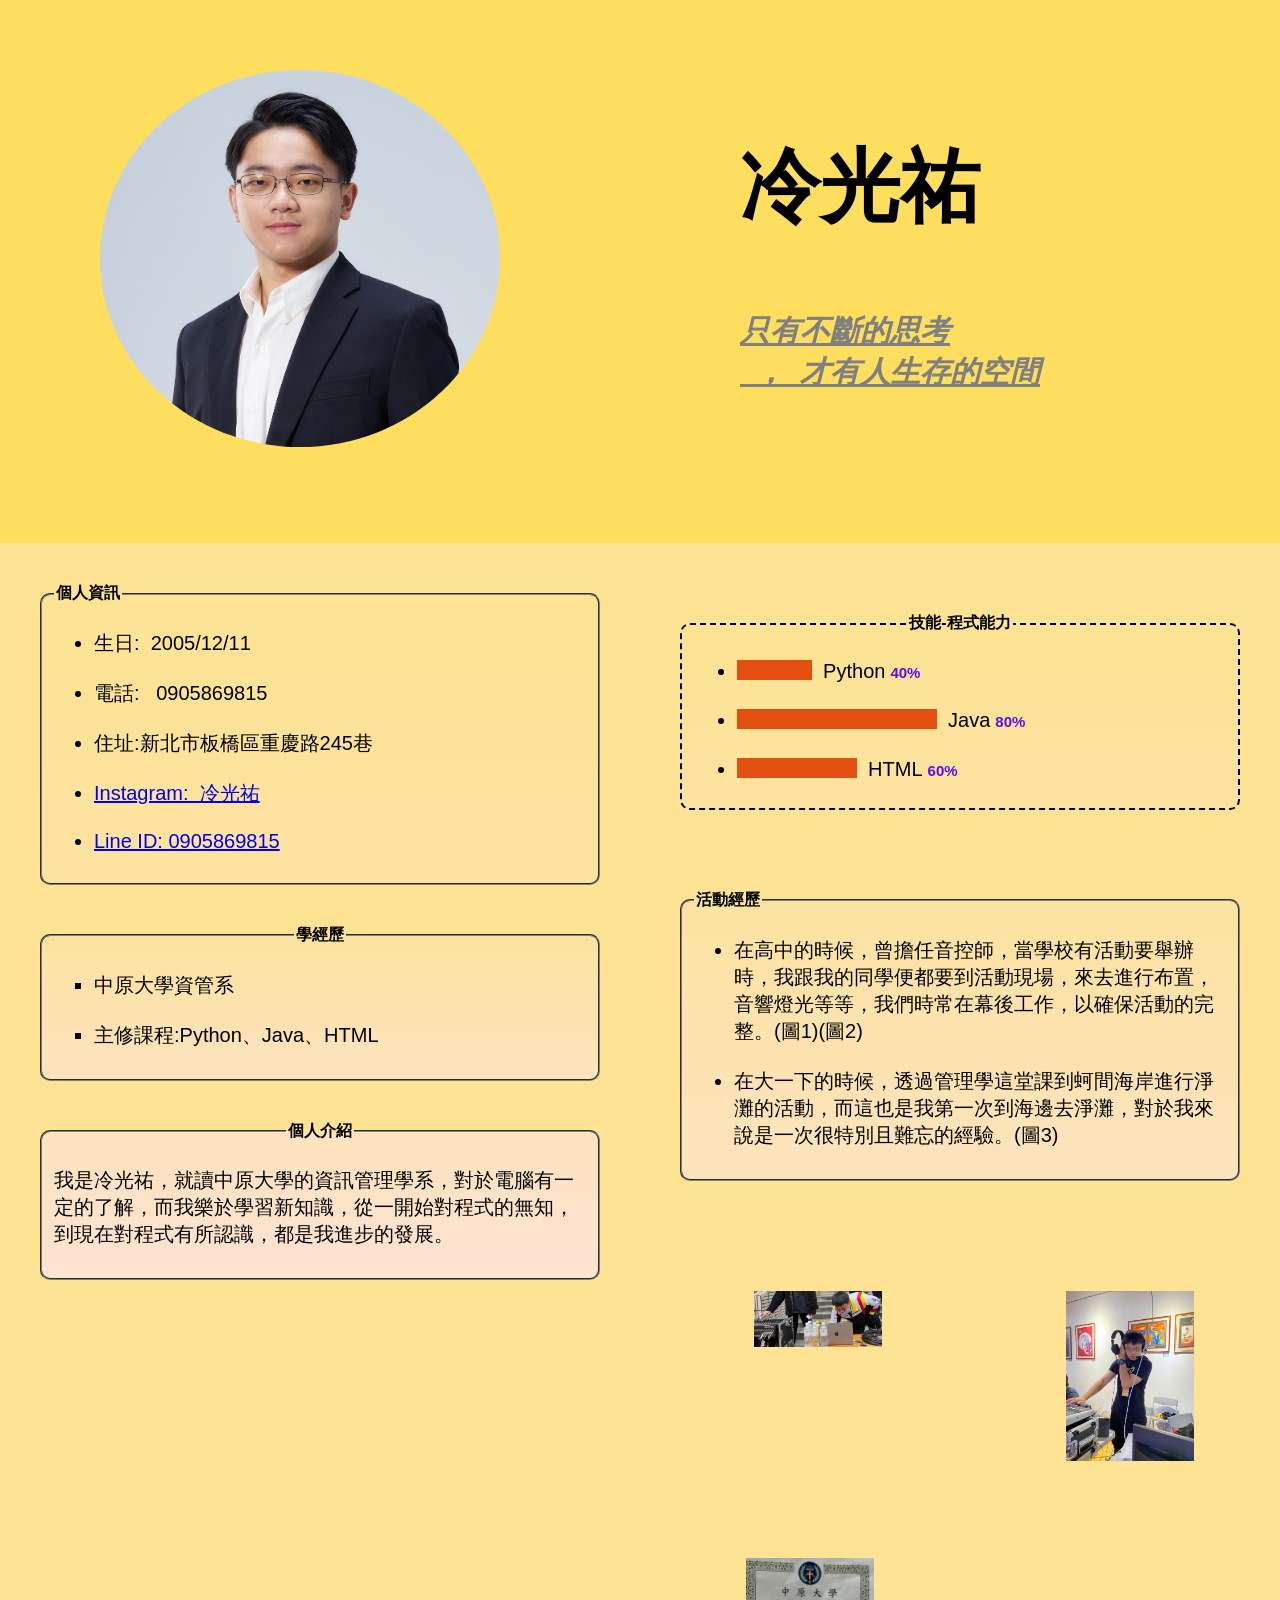
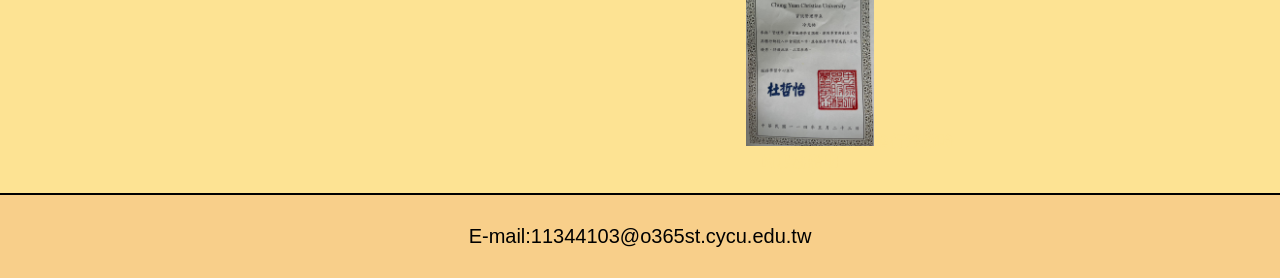
<file: index.html>
<!DOCTYPE html>
<html lang="en">
<head>
    <meta charset="UTF-8">
    <meta name="viewport" content="width=device-width, initial-scale=1.0">
    <title>Document</title>
    <link rel="stylesheet" href="style.css">
</head>
<body>
    <main>
        <header class="ah">
            <h1>冷光祐</h1>
            <h6>只有不斷的思考<br>
            &nbsp;&nbsp;，&nbsp;&nbsp;才有人生存的空間</h6>  
        </header>
        <aside class="ah">
            <img src="image/IMG_4672.JPG" alt="photo" style="border-radius: 50%;">
        </aside>
        <section class="b">
            <fieldset class="c" style="border-radius: 10px;">
                <legend class="inform">個人資訊</legend>
                <ul>
                    <li>生日:&nbsp;&nbsp;2005/12/11</li><br>
                    <li>電話:&nbsp;&nbsp;&nbsp;0905869815</li><br>
                    <li>住址:新北市板橋區重慶路245巷</li><br>
                    <li>
                        <a href="https://www.instagram.com/leng.88888888?igsh=MW85cjVnYjF3ejI0cQ%3D%3D&utm_source=qr">Instagram: &nbsp;冷光祐</a>
                    </li><br>
                    <li>
                        <a href="https://line.me/ti/p/PvZqamAMJW">Line&nbsp;ID:&nbsp;0905869815</a> 
                    </li>
                </ul>
            </fieldset>
            <fieldset class="o" style="border-radius: 10px;">
                <legend>學經歷</legend>
                <ul class="a">
                    <li>中原大學資管系</li><br>
                    <li>主修課程:Python、Java、HTML</li>
                </ul>
            </fieldset>

            <fieldset  class="l" style="border-radius: 10px;">
                <legend>個人介紹</legend>
                <p>
                    我是冷光祐，就讀中原大學的資訊管理學系，對於電腦有一定的了解，而我樂於學習新知識，從一開始對程式的無知，到現在對程式有所認識，都是我進步的發展。
                </p>
            </fieldset>
        </section>
        <article>
            <fieldset class="border c" style="border-radius: 10px;">
                <legend>技能-程式能力</legend>
                <ul>
                    <li class="z py">&nbsp;&nbsp;Python</li><br>
                    <li class="z java">&nbsp;&nbsp;Java</li><br>
                    <li class="z html">&nbsp;&nbsp;HTML</li>
                </ul>
            </fieldset>
        </article>
        <section>
            <fieldset class="o" style="border-radius: 10px;">
                <legend class="inform">活動經歷</legend>
                <ul>
                    <li>在高中的時候，曾擔任音控師，當學校有活動要舉辦時，我跟我的同學便都要到活動現場，來去進行布置，音響燈光等等，我們時常在幕後工作，以確保活動的完整。(圖1)(圖2)</li><br>
                    <li>在大一下的時候，透過管理學這堂課到蚵間海岸進行淨灘的活動，而這也是我第一次到海邊去淨灘，對於我來說是一次很特別且難忘的經驗。(圖3)</li>
                </ul>

            </fieldset>
        </section>
        <aside class="m">
            <div><img src="image/IMG_0040.PNG" alt="photo1">在聖誕活動，負責調音量</div>
            <div><img src="image/IMG_4009.JPG" alt="photo2">校慶時，在幕後進行測音</div>
            <div><img src="image/S__160768045.jpg" alt="photo3">進行淨灘時的服務證明</div>
        </aside>
    </main>
    <footer>
        <p>E-mail:11344103@o365st.cycu.edu.tw</p>
    </footer>
</body>
</html>
</file>
<file: style.css>
*{
  box-sizing: border-box;  
}
body{
    background-color: rgb(253, 227, 147);
    font-family: Arial, Helvetica, sans-serif;
    margin: 0;
    padding: 0;
}
header{
    grid-area: header;
    font-size: 40px;
    float:  right;
    margin: 0px;
    padding: 80px 100px;
}
h6{
    font-size: 30px;
    text-align: left;
    color: grey;
    font-family: 'Times New Roman', Times, serif;
    font-style: italic;
    text-decoration: underline;
}
.ah{
    background-color: rgb(254, 222, 95);
}
main{
    display: grid;
    grid-auto-flow: row;
    grid-template-columns: 1fr 1fr;
    grid-template-areas: 
    "aside header"
    "sidebar article"
    "sidebar section"
    "sidebar side"
    "footer footer";
}
aside img{
    margin-top: 70px;
    margin-left: 100px;
    grid-area: aside;
    width: 400px;
    height: auto; 
}
fieldset{
    margin: 40px;
    border-width: solid;
    border-color: grey;
    
}
ul{
    font-size: 20px;
}
.b{
    grid-area: sidebar;
}
p{
    font-size: 20px;
}
legend{
    text-align: center;
    font-weight: bold;
}
 
.inform{
    text-align: left;
}
.a{
    list-style: square;
}
.c{
    background:linear-gradient(to bottom,rgb(253, 227, 147),rgb(253, 227, 160)) ;
}
.o{
    background:linear-gradient(to bottom,rgb(253, 227, 160),rgb(253, 227, 190)) ;
}
.l{
    background:linear-gradient(to bottom,rgb(253, 227, 190),rgb(253, 227, 210)) ;
}
article{
    padding-top: 30px;
}
.border{
    border:black dashed 2px ;
}

.z{
    margin: 3px;
    width: 80px;
    height: 20px;
    border-left-style: solid;
    border-left-color: rgb(226, 79, 17);
}
.java{
    animation: bar1 2s ease-out;
    border-left-width: 200px;
}
@keyframes bar1{
    from{
        border-left-width: 0px;
    }
    to{
        border-left-width: 200px;
    }
}
.java::after{
    content: "80%";
    display: inline;
    color: rgb(95, 12, 240);
    font-size: 15px;
    font-weight: bold;
    position: relative;
    left: 5px;
}
.html{
    animation: bar2 2s ease-out;
    border-left-width: 120px;
}
@keyframes bar2{
    from{
        border-left-width: 0px;
    }
    to{
        border-left-width: 120px;
    }
}
.html::after{
    content: "60%";
    display: inline;
    color: rgb(95, 12, 240);
    font-size: 15px;
    font-weight: bold;
    position: relative;
    left: 5px;
}
.py{
    animation: bar3 2s ease-out;
    border-left-width: 75px;
}
@keyframes bar3{
    from{
        border-left-width: 0px;
    }
    to{
        border-left-width: 75px;
    }
}
.py::after{
    content: "40%";
    display: inline;
    color: rgb(95, 12, 240);
    font-size: 15px;
    font-weight: bold;
    position: relative;
    left: 5px;
}
.m{
    grid-area: side;
    display: grid;
    grid-template-columns: 1fr 1fr;
    grid-template-areas:
    "div div"
    "div div";
}
.m img{
    width: 40%;
    height: auto;
    transition-property: width height;
	transition-duration: 1s;
	transition-timing-function: ease-out;
}
.m img:hover{
    width: 80%;
    height: auto;
}
div{
    text-align: center;
    color: rgb(253, 227, 147);;
}
div:hover{
    color: black;
    font-size: 20px;
}
footer {
    background-color: rgb(248, 207, 138);
    font-size: 20px;
    grid-area: footer;
    width: 100%;
    text-align: center;
    margin-top: 20px;
    border-top: 2px solid black;
    padding-top: 10px;
    padding-bottom: 10px;
}
</file>
